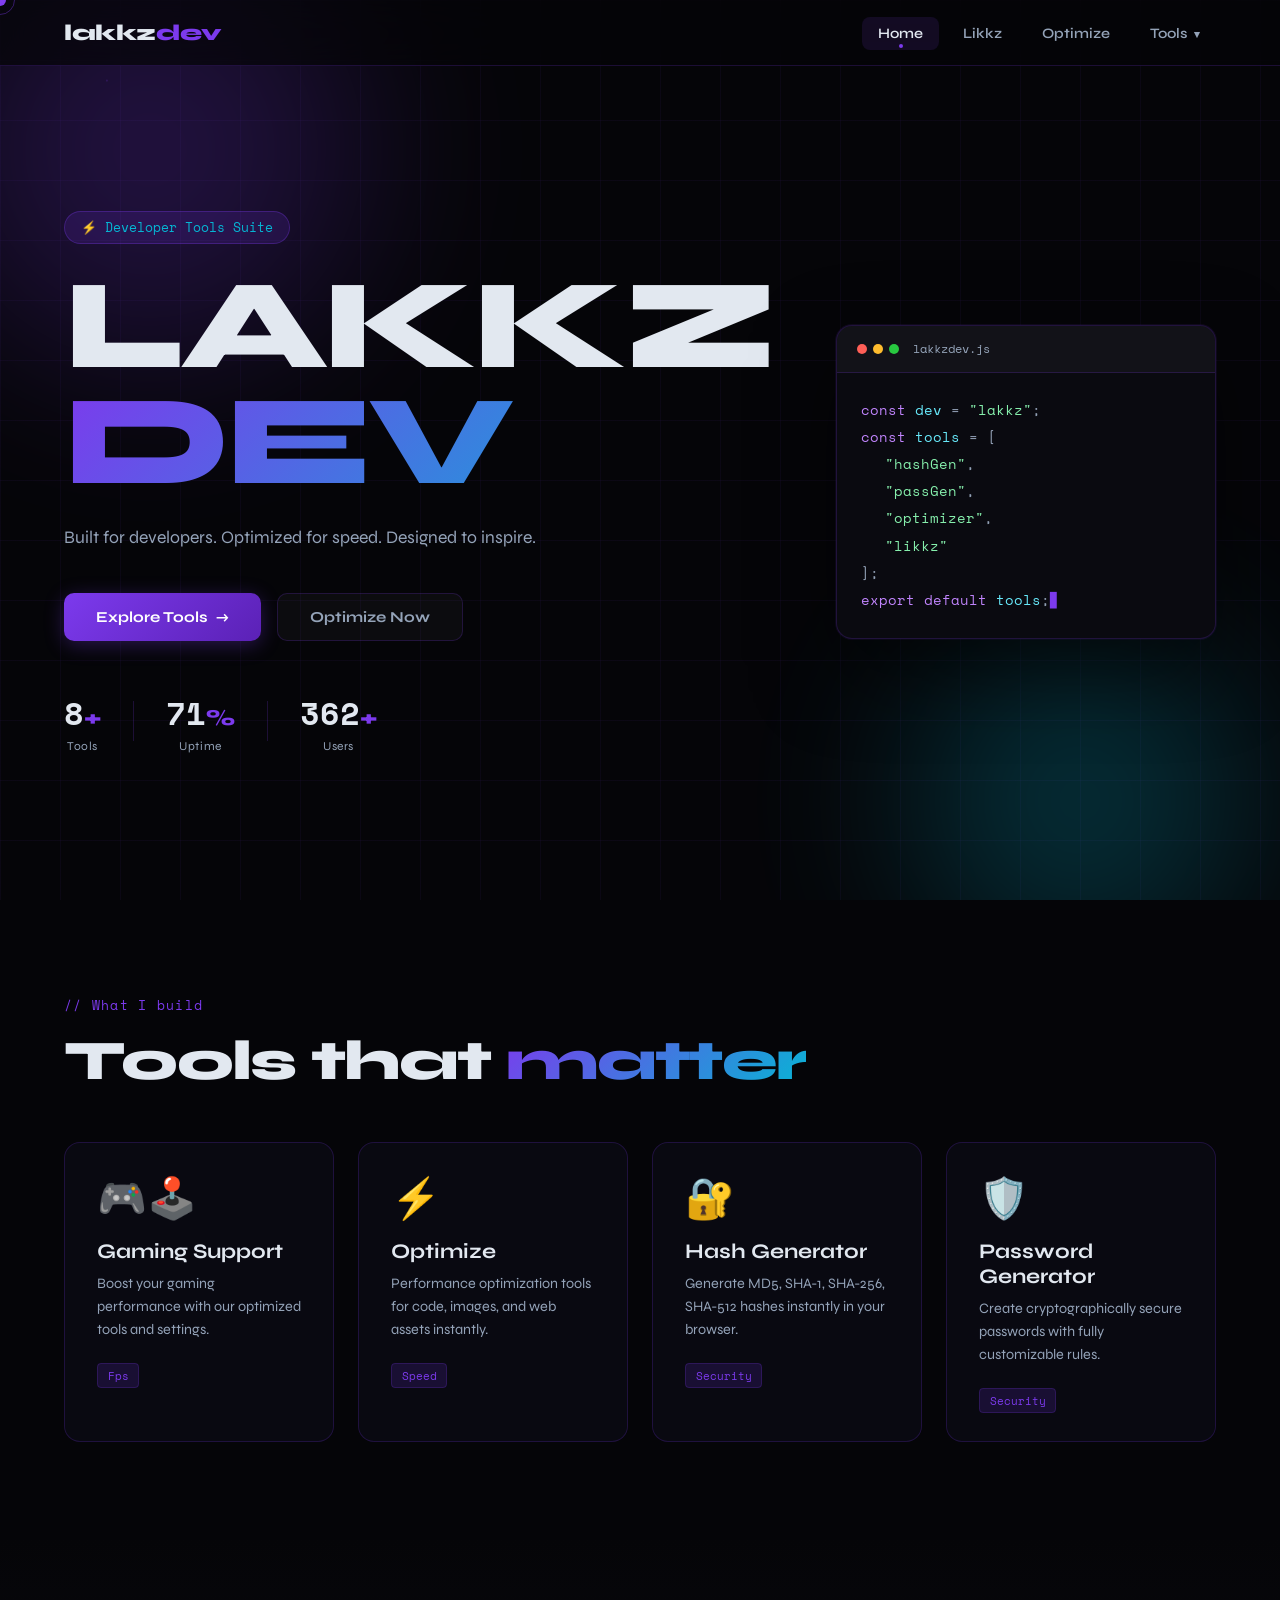
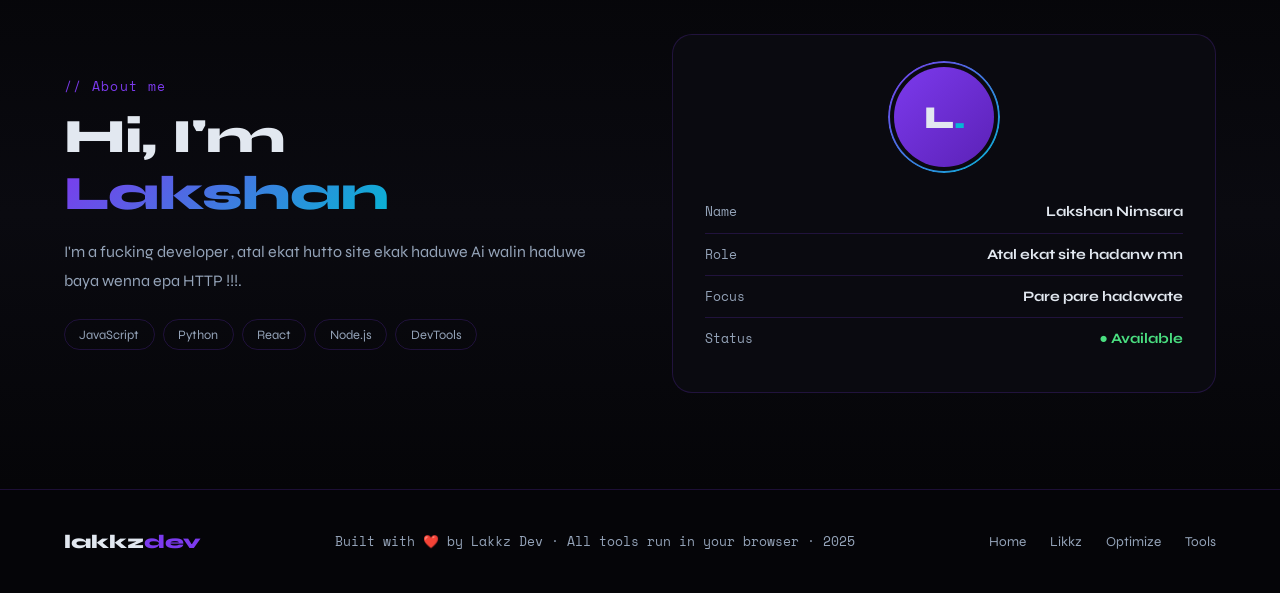
<file: index.html>
<!DOCTYPE html>
<html lang="en">
<head>
  <meta charset="UTF-8" />
  <meta name="viewport" content="width=device-width, initial-scale=1.0"/>
  <title>LakkzDev | Home</title>
  <link rel="stylesheet" href="style.css" />
  <link href="https://fonts.googleapis.com/css2?family=Space+Mono:wght@400;700&family=Syne:wght@400;600;700;800&display=swap" rel="stylesheet"/>
</head>
<body>

  <div class="loader" id="loader">
    <div class="loader-inner">
      <div class="loader-logo">L<span>.</span></div>
      <div class="loader-bar"><div class="loader-fill" id="loaderFill"></div></div>
      <div class="loader-text" id="loaderText">Initializing system...</div>
    </div>
  </div>

  <div class="cursor" id="cursor"></div>
  <div class="cursor-trail" id="cursorTrail"></div>

  <nav class="navbar" id="navbar">
    <a href="index.html" class="nav-logo">lakkz<span>dev</span></a>
    <ul class="nav-links" id="navLinks">
      <li><a href="index.html" class="nav-link active">Home</a></li>
      <li><a href="likkz.html" class="nav-link">Likkz</a></li>
      <li><a href="optimize.html" class="nav-link">Optimize</a></li>
      <li class="has-dropdown">
        <a href="tools.html" class="nav-link">Tools <span class="arrow">▾</span></a>
        <ul class="dropdown-menu">
          <li><a href="hash.html">🔐 Hash Generator</a></li>
          <li><a href="password.html">🛡️ Password Generator</a></li>
        </ul>
      </li>
    </ul>
    <button class="hamburger" id="hamburger" aria-label="Menu">
      <span></span><span></span><span></span>
    </button>
  </nav>

  <section class="hero">
    <div class="hero-bg">
      <div class="grid-overlay"></div>
      <div class="glow glow-1"></div>
      <div class="glow glow-2"></div>
      <canvas id="particleCanvas"></canvas>
    </div>
    <div class="hero-content">
      <div class="hero-badge reveal">⚡ Developer Tools Suite</div>
      <h1 class="hero-title reveal">
        <span class="line1">LAKKZ</span>
        <span class="line2">DEV</span>
      </h1>
      <p class="hero-sub reveal">Built for developers. Optimized for speed. Designed to inspire.</p>
      <div class="hero-btns reveal">
        <a href="tools.html" class="btn btn-primary">Explore Tools <span>→</span></a>
        <a href="optimize.html" class="btn btn-ghost">Optimize Now</a>
      </div>
      <div class="hero-stats reveal">
        <div class="stat"><span class="stat-num" data-target="12">0</span><span class="unit">+</span><p>Tools</p></div>
        <div class="stat-div"></div>
        <div class="stat"><span class="stat-num" data-target="99">0</span><span class="unit">%</span><p>Uptime</p></div>
        <div class="stat-div"></div>
        <div class="stat"><span class="stat-num" data-target="500">0</span><span class="unit">+</span><p>Users</p></div>
      </div>
    </div>
    <div class="hero-visual reveal">
      <div class="code-card">
        <div class="code-header">
          <span class="dot red"></span><span class="dot yellow"></span><span class="dot green"></span>
          <span class="code-fname">lakkzdev.js</span>
        </div>
        <div class="code-body">
          <div class="code-line"><span class="kw">const</span> <span class="vr">dev</span> <span class="op">=</span> <span class="st">"lakkz"</span><span class="op">;</span></div>
          <div class="code-line"><span class="kw">const</span> <span class="vr">tools</span> <span class="op">= [</span></div>
          <div class="code-line pad"><span class="st">"hashGen"</span><span class="op">,</span></div>
          <div class="code-line pad"><span class="st">"passGen"</span><span class="op">,</span></div>
          <div class="code-line pad"><span class="st">"optimizer"</span><span class="op">,</span></div>
          <div class="code-line pad"><span class="st">"likkz"</span></div>
          <div class="code-line"><span class="op">];</span></div>
          <div class="code-line"><span class="kw">export default</span> <span class="vr">tools</span><span class="op">;</span><span class="blink-cur">▋</span></div>
        </div>
      </div>
    </div>
  </section>

  <section class="features">
    <div class="section-label">// What I build</div>
    <h2 class="section-title">Tools that <span>matter</span></h2>
    <div class="features-grid">
      <a href="likkz.html" class="feature-card" style="--i:0">
        <div class="feature-icon">🎮🕹️</div>
        <h3>Gaming Support</h3>
        <p>Boost your gaming performance with our optimized tools and settings.</p>
        <span class="feature-tag">Fps</span>
        <div class="card-glow"></div>
      </a>
      <a href="optimize.html" class="feature-card" style="--i:1">
        <div class="feature-icon">⚡</div>
        <h3>Optimize</h3>
        <p>Performance optimization tools for code, images, and web assets instantly.</p>
        <span class="feature-tag">Speed</span>
        <div class="card-glow"></div>
      </a>
      <a href="hash.html" class="feature-card" style="--i:2">
        <div class="feature-icon">🔐</div>
        <h3>Hash Generator</h3>
        <p>Generate MD5, SHA-1, SHA-256, SHA-512 hashes instantly in your browser.</p>
        <span class="feature-tag">Security</span>
        <div class="card-glow"></div>
      </a>
      <a href="password.html" class="feature-card" style="--i:3">
        <div class="feature-icon">🛡️</div>
        <h3>Password Generator</h3>
        <p>Create cryptographically secure passwords with fully customizable rules.</p>
        <span class="feature-tag">Security</span>
        <div class="card-glow"></div>
      </a>
    </div>
  </section>

  <section class="about">
    <div class="about-inner">
      <div class="about-text">
        <div class="section-label">// About me</div>
        <h2>Hi, I'm <span>Lakshan </span></h2>
        <p>I'm a fucking developer , atal ekat hutto site ekak haduwe Ai walin haduwe baya wenna epa HTTP !!!.</p>
        <div class="about-tags">
          <span>JavaScript</span><span>Python</span><span>React</span><span>Node.js</span><span>DevTools</span>
        </div>
      </div>
      <div class="about-card">
        <div class="about-avatar">
          <div class="avatar-ring"></div>
          <div class="avatar-inner">L<span>.</span></div>
        </div>
        <div class="about-info">
          <div class="info-row"><span>Name</span><strong>Lakshan Nimsara</strong></div>
          <div class="info-row"><span>Role</span><strong>Atal ekat site hadanw mn</strong></div>
          <div class="info-row"><span>Focus</span><strong>Pare pare hadawate</strong></div>
          <div class="info-row"><span>Status</span><strong class="s-green">● Available</strong></div>
        </div>
      </div>
    </div>
  </section>

  <footer class="footer">
    <div class="footer-inner">
      <div class="footer-logo">lakkz<span>dev</span></div>
      <p>Built with ❤️ by Lakkz Dev · All tools run in your browser · 2025</p>
      <div class="footer-links">
        <a href="index.html">Home</a>
        <a href="likkz.html">Likkz</a>
        <a href="optimize.html">Optimize</a>
        <a href="tools.html">Tools</a>
      </div>
    </div>
  </footer>

  <script src="main.js"></script>
</body>
</html>
</file>
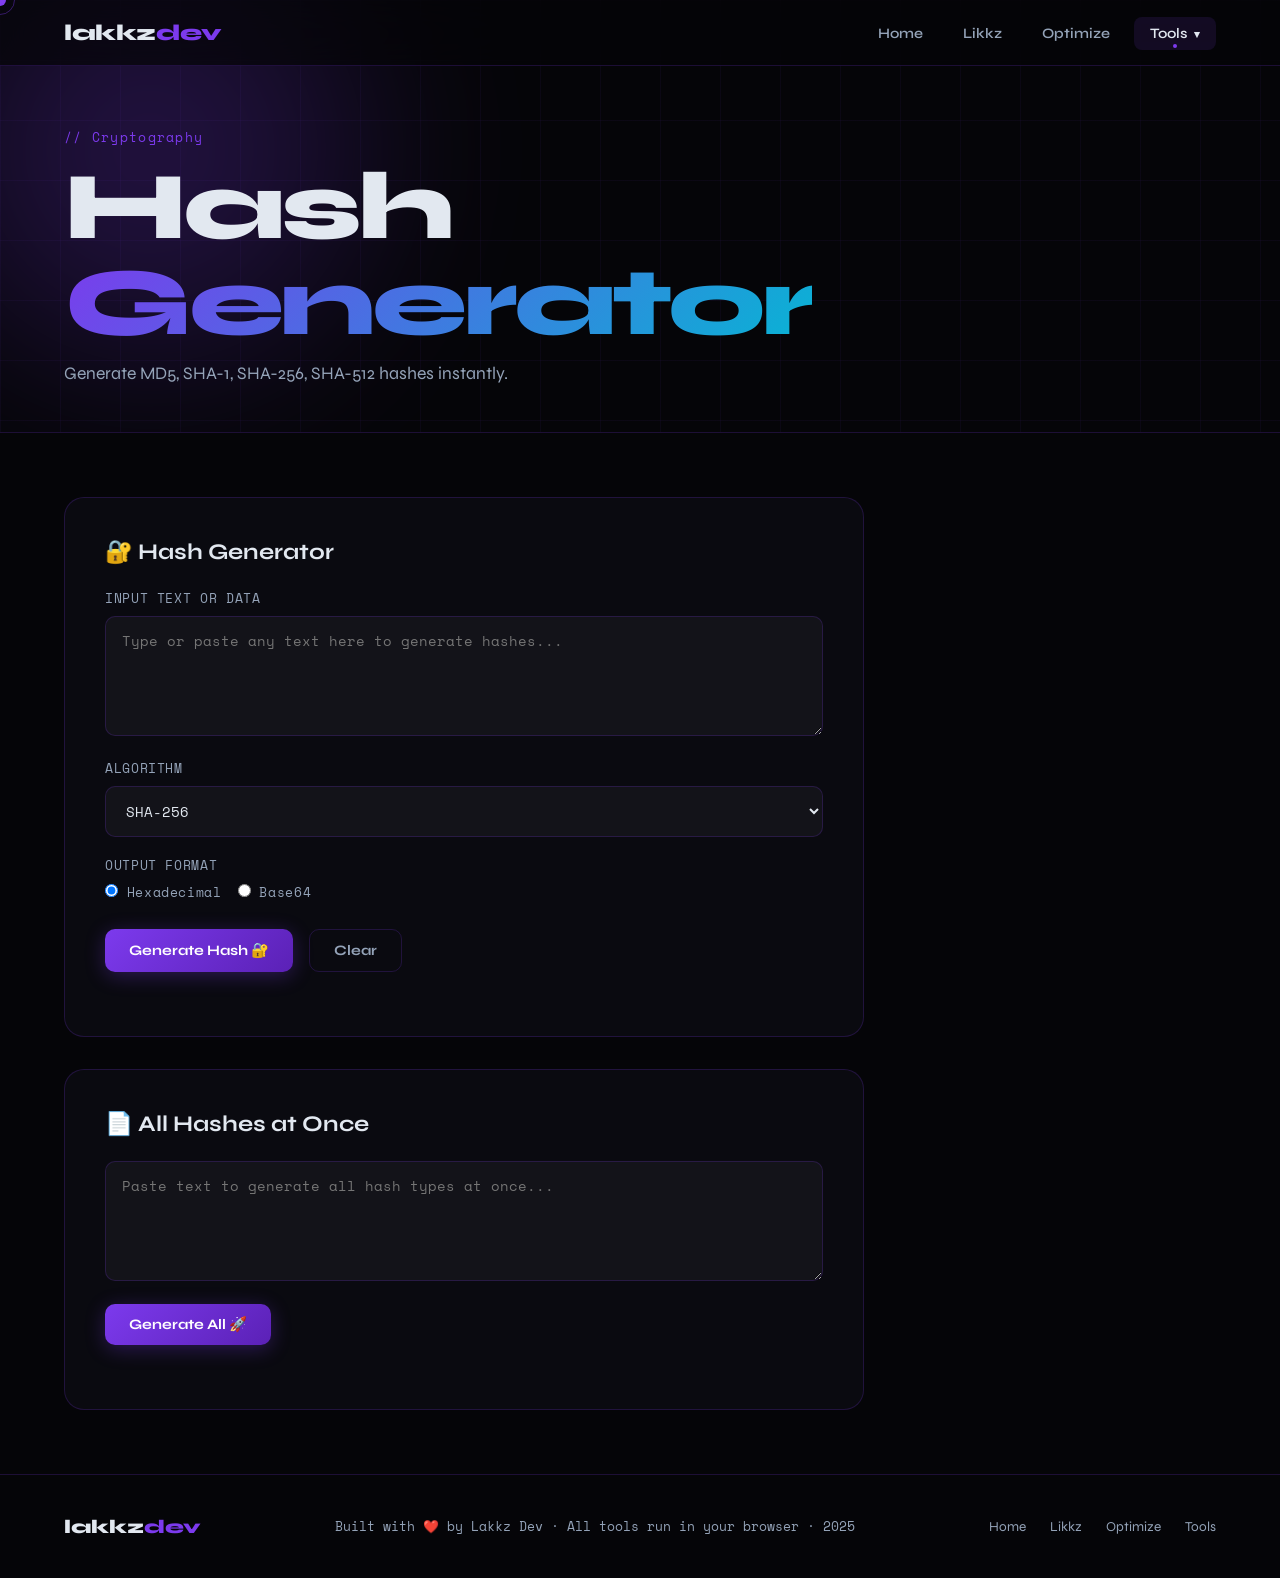
<file: hash.html>
<!DOCTYPE html>
<html lang="en">
<head>
  <meta charset="UTF-8"/>
  <meta name="viewport" content="width=device-width, initial-scale=1.0"/>
  <title>LakkzDev | Hash Generator</title>
  <link rel="stylesheet" href="style.css"/>
  <link href="https://fonts.googleapis.com/css2?family=Space+Mono:wght@400;700&family=Syne:wght@400;600;700;800&display=swap" rel="stylesheet"/>
</head>
<body>

  <div class="loader" id="loader">
    <div class="loader-inner">
      <div class="loader-logo">L<span>.</span></div>
      <div class="loader-bar"><div class="loader-fill" id="loaderFill"></div></div>
      <div class="loader-text" id="loaderText">Loading Hash Engine...</div>
    </div>
  </div>
  <div class="cursor" id="cursor"></div>
  <div class="cursor-trail" id="cursorTrail"></div>

  <nav class="navbar" id="navbar">
    <a href="index.html" class="nav-logo">lakkz<span>dev</span></a>
    <ul class="nav-links" id="navLinks">
      <li><a href="index.html" class="nav-link">Home</a></li>
      <li><a href="likkz.html" class="nav-link">Likkz</a></li>
      <li><a href="optimize.html" class="nav-link">Optimize</a></li>
      <li class="has-dropdown">
        <a href="tools.html" class="nav-link active">Tools <span class="arrow">▾</span></a>
        <ul class="dropdown-menu">
          <li><a href="hash.html">🔐 Hash Generator</a></li>
          <li><a href="password.html">🛡️ Password Generator</a></li>
        </ul>
      </li>
    </ul>
    <button class="hamburger" id="hamburger"><span></span><span></span><span></span></button>
  </nav>

  <div class="page-header">
    <div class="hero-bg">
      <div class="grid-overlay"></div>
      <div class="glow glow-1"></div>
    </div>
    <div class="page-header-content">
      <div class="section-label">// Cryptography</div>
      <h1>Hash <span>Generator</span></h1>
      <p>Generate MD5, SHA-1, SHA-256, SHA-512 hashes instantly.</p>
    </div>
  </div>

  <section class="tool-section">
    <div class="tool-box">
      <h2>🔐 Hash Generator</h2>
      <div class="input-group">
        <label>INPUT TEXT OR DATA</label>
        <textarea class="tool-textarea" id="hashInput" placeholder="Type or paste any text here to generate hashes..." oninput="autoHash()"></textarea>
      </div>
      <div class="input-group">
        <label>ALGORITHM</label>
        <select class="tool-select" id="hashAlgo">
          <option value="SHA-1">SHA-1</option>
          <option value="SHA-256" selected>SHA-256</option>
          <option value="SHA-384">SHA-384</option>
          <option value="SHA-512">SHA-512</option>
        </select>
      </div>
      <div class="input-group">
        <label>OUTPUT FORMAT</label>
        <div class="check-group">
          <label class="check-label">
            <input type="radio" name="fmt" value="hex" checked onchange="autoHash()"> Hexadecimal
          </label>
          <label class="check-label">
            <input type="radio" name="fmt" value="b64" onchange="autoHash()"> Base64
          </label>
        </div>
      </div>
      <div class="btn-row">
        <button class="tool-btn primary" onclick="generateHash()">Generate Hash 🔐</button>
        <button class="tool-btn ghost" onclick="clearHash()">Clear</button>
      </div>

      <div id="hashResults" style="margin-top:1.5rem"></div>
    </div>

    <div class="tool-box" style="margin-top:2rem">
      <h2>📄 All Hashes at Once</h2>
      <div class="input-group">
        <textarea class="tool-textarea" id="allHashInput" placeholder="Paste text to generate all hash types at once..."></textarea>
      </div>
      <button class="tool-btn primary" onclick="generateAllHashes()">Generate All 🚀</button>
      <div id="allHashResults" style="margin-top:1.5rem"></div>
    </div>
  </section>

  <footer class="footer">
    <div class="footer-inner">
      <div class="footer-logo">lakkz<span>dev</span></div>
      <p>Built with ❤️ by Lakkz Dev · All tools run in your browser · 2025</p>
      <div class="footer-links">
        <a href="index.html">Home</a><a href="likkz.html">Likkz</a>
        <a href="optimize.html">Optimize</a><a href="tools.html">Tools</a>
      </div>
    </div>
  </footer>

  <script src="main.js"></script>
  <script>
    async function hashText(text, algo) {
      const encoder = new TextEncoder();
      const data = encoder.encode(text);
      const hashBuffer = await crypto.subtle.digest(algo, data);
      const hashArray = Array.from(new Uint8Array(hashBuffer));
      return hashArray.map(b => b.toString(16).padStart(2, '0')).join('');
    }

    async function hashToBase64(text, algo) {
      const encoder = new TextEncoder();
      const data = encoder.encode(text);
      const hashBuffer = await crypto.subtle.digest(algo, data);
      const hashArray = Array.from(new Uint8Array(hashBuffer));
      return btoa(String.fromCharCode(...hashArray));
    }

    let autoTimer;
    function autoHash() { clearTimeout(autoTimer); autoTimer = setTimeout(generateHash, 300); }

    async function generateHash() {
      const text = document.getElementById('hashInput').value;
      const algo = document.getElementById('hashAlgo').value;
      const fmt = document.querySelector('input[name="fmt"]:checked').value;
      if (!text.trim()) { document.getElementById('hashResults').innerHTML = ''; return; }
      const result = fmt === 'hex' ? await hashText(text, algo) : await hashToBase64(text, algo);
      document.getElementById('hashResults').innerHTML = `
        <div class="result-box">
          <div class="result-label">${algo} (${fmt === 'hex' ? 'Hex' : 'Base64'})</div>
          <div class="result-value" id="singleHash" style="font-size:0.8rem;word-break:break-all">${result}</div>
          <button class="copy-btn" onclick="copyEl('singleHash')">Copy</button>
        </div>
        <div style="margin-top:0.75rem;font-family:var(--font-mono);font-size:0.75rem;color:var(--text2)">
          Length: ${result.length} chars · Input: ${text.length} chars
        </div>
      `;
    }

    async function generateAllHashes() {
      const text = document.getElementById('allHashInput').value;
      if (!text.trim()) { alert('Please enter some text'); return; }
      const algos = ['SHA-1', 'SHA-256', 'SHA-384', 'SHA-512'];
      const results = await Promise.all(algos.map(a => hashText(text, a)));
      document.getElementById('allHashResults').innerHTML = algos.map((a, i) => `
        <div class="result-box" style="margin-bottom:0.75rem">
          <div class="result-label">${a}</div>
          <div class="result-value" id="hash_${i}" style="font-size:0.75rem;word-break:break-all">${results[i]}</div>
          <button class="copy-btn" onclick="copyEl('hash_${i}')">Copy</button>
        </div>
      `).join('');
    }

    function clearHash() {
      document.getElementById('hashInput').value = '';
      document.getElementById('hashResults').innerHTML = '';
    }

    function copyEl(id) {
      navigator.clipboard.writeText(document.getElementById(id).textContent);
      const btn = event.target;
      btn.textContent = '✓ Copied!';
      setTimeout(() => btn.textContent = 'Copy', 1500);
    }
  </script>
</body>
</html>
</file>
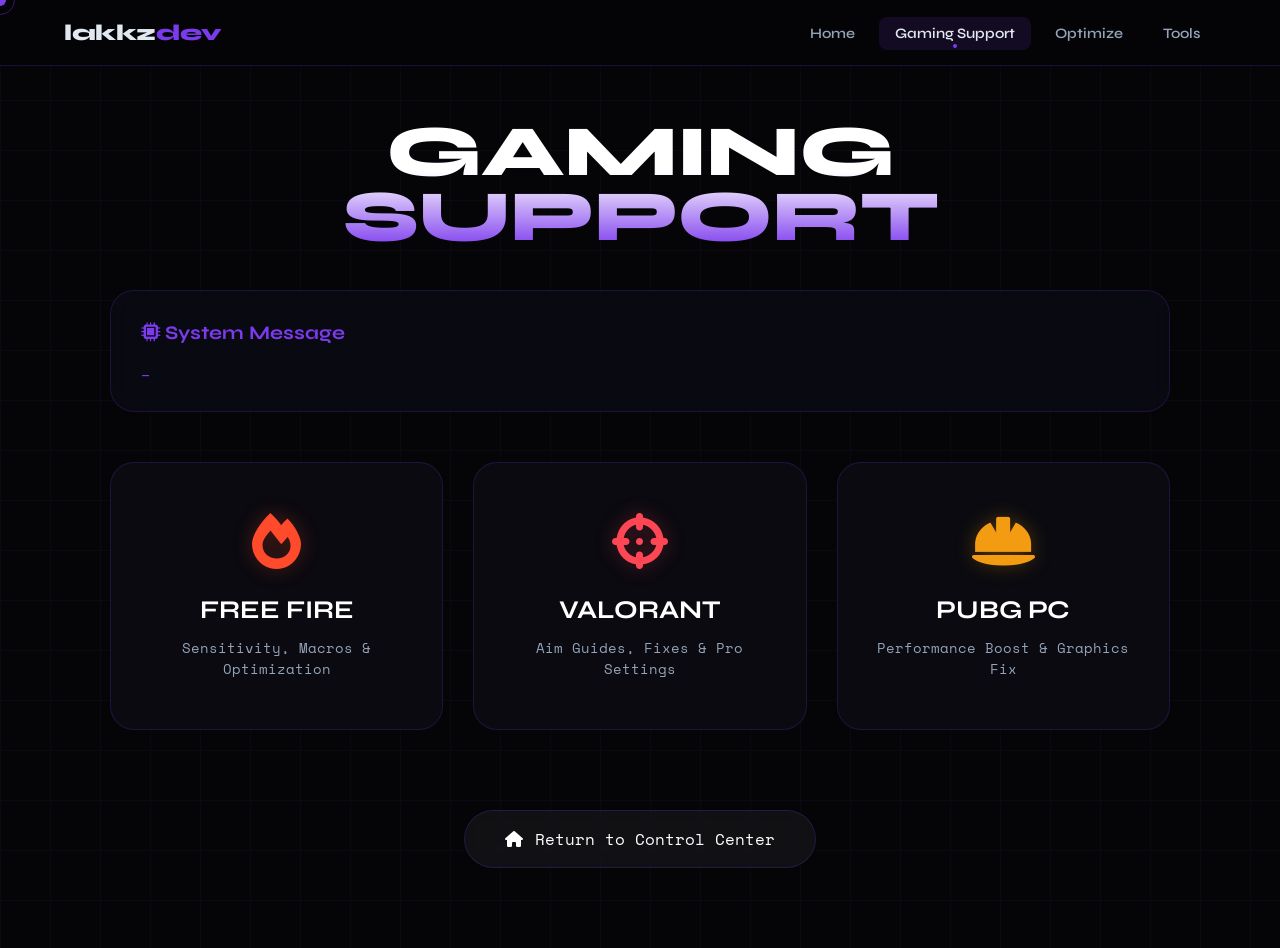
<file: likkz.html>
<!DOCTYPE html>
<html lang="en">
<head>
  <meta charset="UTF-8"/>
  <meta name="viewport" content="width=device-width, initial-scale=1.0"/>
  <title>LakkzDev | Gaming Support</title>
  <link rel="stylesheet" href="style.css"/>
  <link href="https://fonts.googleapis.com/css2?family=Space+Mono:wght@400;700&family=Syne:wght@400;600;700;800&display=swap" rel="stylesheet"/>
  <link rel="stylesheet" href="https://cdnjs.cloudflare.com/ajax/libs/font-awesome/6.0.0/css/all.min.css">
  <style>
    /* Full Page Background with Grid */
    body {
      background: var(--bg);
      background-image: 
        linear-gradient(rgba(124, 58, 237, 0.05) 1px, transparent 1px),
        linear-gradient(90deg, rgba(124, 58, 237, 0.05) 1px, transparent 1px);
      background-size: 50px 50px;
      min-height: 100vh;
      display: flex;
      flex-direction: column;
    }

    .gaming-content {
      flex: 1;
      max-width: 1100px;
      margin: 0 auto;
      padding: 120px 20px 80px;
      width: 100%;
      display: flex;
      flex-direction: column;
      align-items: center;
    }

    .hero-title {
      font-family: var(--font-display);
      font-size: clamp(2.5rem, 8vw, 4.5rem);
      font-weight: 800;
      text-transform: uppercase;
      background: linear-gradient(to bottom, #fff 40%, var(--accent));
      -webkit-background-clip: text;
      -webkit-text-fill-color: transparent;
      letter-spacing: -1px;
      margin-bottom: 40px;
      text-align: center;
    }

    /* Introduction Typing Box */
    .intro-box {
      width: 100%;
      background: var(--card);
      border: 1px solid var(--border);
      padding: 30px;
      border-radius: 24px;
      backdrop-filter: blur(12px);
      margin-bottom: 50px;
      min-height: 120px;
    }

    .intro-box h3 {
      font-family: var(--font-display);
      color: var(--accent);
      margin-bottom: 12px;
      font-size: 1.2rem;
    }

    #typing-text {
      font-family: var(--font-mono);
      color: var(--text2);
      line-height: 1.7;
      font-size: 0.95rem;
      margin: 0;
    }

    #typing-text::after {
      content: '_';
      animation: blink 0.8s infinite;
      color: var(--accent);
    }

    @keyframes blink { 50% { opacity: 0; } }

    /* Game Selection Grid */
    .game-grid {
      display: grid;
      grid-template-columns: repeat(auto-fit, minmax(300px, 1fr));
      gap: 30px;
      width: 100%;
    }

    .game-card {
      background: var(--bg2);
      border: 1px solid var(--border);
      border-radius: 24px;
      padding: 50px 30px;
      text-align: center;
      text-decoration: none;
      transition: all 0.4s cubic-bezier(0.175, 0.885, 0.32, 1.275);
      position: relative;
      overflow: hidden;
    }

    .game-card:hover {
      transform: translateY(-12px);
      border-color: var(--accent);
      box-shadow: 0 20px 40px rgba(0,0,0,0.4);
    }

    .game-card i {
      font-size: 3.5rem;
      margin-bottom: 25px;
      display: block;
    }

    /* Game Theme Colors */
    .fa-fire { color: #ff4b2b; text-shadow: 0 0 20px rgba(255, 75, 43, 0.3); }
    .fa-crosshairs { color: #ff4655; text-shadow: 0 0 20px rgba(255, 70, 85, 0.3); }
    .fa-helmet-safety { color: #f39c12; text-shadow: 0 0 20px rgba(243, 156, 18, 0.3); }

    .game-card h3 {
      font-family: var(--font-display);
      font-size: 1.6rem;
      color: #fff;
      margin-bottom: 12px;
    }

    .game-card p {
      font-family: var(--font-mono);
      color: var(--text2);
      font-size: 0.9rem;
    }

    /* Home Button Floating */
    .home-nav {
      margin-top: 80px;
      animation: floatBtn 3s ease-in-out infinite;
    }

    .btn-home-gaming {
      background: rgba(255, 255, 255, 0.05);
      border: 1px solid var(--border);
      color: #fff;
      padding: 16px 40px;
      border-radius: 50px;
      font-family: var(--font-mono);
      display: flex;
      align-items: center;
      gap: 12px;
      transition: 0.4s;
      backdrop-filter: blur(8px);
    }

    .btn-home-gaming:hover {
      background: var(--accent);
      border-color: var(--accent);
      box-shadow: 0 0 30px rgba(124, 58, 237, 0.4);
      transform: scale(1.05);
    }

    @keyframes floatBtn {
      0%, 100% { transform: translateY(0); }
      50% { transform: translateY(-12px); }
    }
  </style>
</head>
<body>

  <div class="loader" id="loader">
    <div class="loader-inner">
      <div class="loader-logo">L<span>.</span></div>
      <div class="loader-bar"><div class="loader-fill" id="loaderFill"></div></div>
      <div class="loader-text" id="loaderText">Initializing Gaming Engine...</div>
    </div>
  </div>

  <div class="cursor" id="cursor"></div>
  <div class="cursor-trail" id="cursorTrail"></div>

  <nav class="navbar" id="navbar">
    <a href="index.html" class="nav-logo">lakkz<span>dev</span></a>
    <ul class="nav-links">
      <li><a href="index.html" class="nav-link">Home</a></li>
      <li><a href="likkz.html" class="nav-link active">Gaming Support</a></li>
      <li><a href="optimize.html" class="nav-link">Optimize</a></li>
      <li><a href="tools.html" class="nav-link">Tools</a></li>
    </ul>
  </nav>

  <main class="gaming-content">
    <header class="reveal">
      <h1 class="hero-title">GAMING SUPPORT</h1>
    </header>

    <section class="intro-box reveal">
      <h3><i class="fas fa-microchip"></i> System Message</h3>
      <p id="typing-text"></p>
    </section>

    <div class="game-grid">
      <a href="games\freefire.html" class="game-card reveal">
        <i class="fas fa-fire"></i>
        <h3>FREE FIRE</h3>
        <p>Sensitivity, Macros & Optimization</p>
      </a>

      <a href="games\valorant.html" class="game-card reveal" style="transition-delay: 0.1s;">
        <i class="fas fa-crosshairs"></i>
        <h3>VALORANT</h3>
        <p>Aim Guides, Fixes & Pro Settings</p>
      </a>

      <a href="games\pubg.html" class="game-card reveal" style="transition-delay: 0.2s;">
        <i class="fas fa-helmet-safety"></i>
        <h3>PUBG PC</h3>
        <p>Performance Boost & Graphics Fix</p>
      </a>
    </div>

    <div class="home-nav reveal">
      <a href="index.html" class="btn-home-gaming">
        <i class="fas fa-house"></i>
        <span>Return to Control Center</span>
      </a>
    </div>
  </main>

  <script src="main.js"></script>
  <script>
    // Typing Effect
    const introText = "Welcome to the LakkzDev Gaming Support module. Select your game to access exclusive optimization tools, sensitivity settings, and performance guides designed to give you the competitive edge.";
    const typingElement = document.getElementById('typing-text');
    let index = 0;

    function startTyping() {
      if (index < introText.length) {
        typingElement.innerHTML += introText.charAt(index);
        index++;
        setTimeout(startTyping, 25);
      }
    }

    // Wait for loader to finish
    window.addEventListener('load', () => {
      const checkLoader = setInterval(() => {
        const loader = document.getElementById('loader');
        if (loader && loader.classList.contains('hide')) {
          clearInterval(checkLoader);
          setTimeout(startTyping, 600);
        }
      }, 100);
    });
  </script>
</body>
</html>
</file>
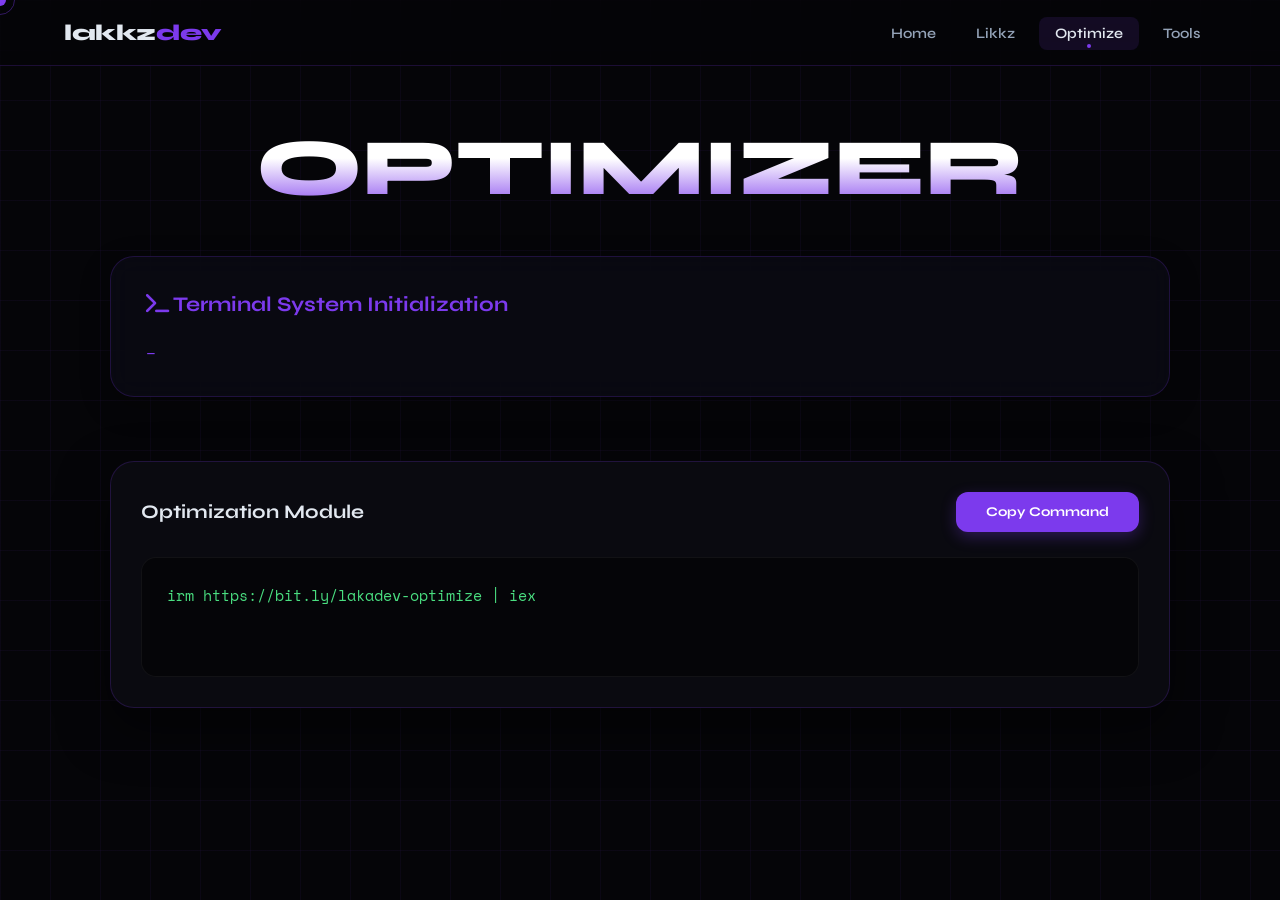
<file: optimize.html>
<!DOCTYPE html>
<html lang="en">
<head>
  <meta charset="UTF-8"/>
  <meta name="viewport" content="width=device-width, initial-scale=1.0"/>
  <title>LakkzDev | Optimizer Pro</title>
  <link rel="stylesheet" href="style.css"/>
  <link href="https://fonts.googleapis.com/css2?family=Space+Mono:wght@400;700&family=Syne:wght@400;600;700;800&display=swap" rel="stylesheet"/>
  <link rel="stylesheet" href="https://cdnjs.cloudflare.com/ajax/libs/font-awesome/6.0.0/css/all.min.css">
  <style>
    :root {
      --accent-glow: rgba(124, 58, 237, 0.5);
    }

    body {
      background: var(--bg);
      background-image: 
        linear-gradient(rgba(124, 58, 237, 0.05) 1px, transparent 1px),
        linear-gradient(90deg, rgba(124, 58, 237, 0.05) 1px, transparent 1px);
      background-size: 50px 50px;
      min-height: 100vh;
      display: flex;
      flex-direction: column;
    }

    /* Hero Section */
    .opt-content {
      flex: 1;
      width: 100%;
      max-width: 1100px;
      margin: 0 auto;
      padding: 120px 20px 60px;
      display: flex;
      flex-direction: column;
      align-items: center;
    }

    .opt-hero h1 {
      font-family: var(--font-display);
      font-size: clamp(3rem, 10vw, 5rem);
      font-weight: 800;
      text-transform: uppercase;
      background: linear-gradient(to bottom, #fff 40%, var(--accent));
      -webkit-background-clip: text;
      -webkit-text-fill-color: transparent;
      margin-bottom: 40px;
      text-align: center;
    }

    /* Introduction Section */
    .intro-box {
      width: 100%;
      background: var(--card);
      border: 1px solid var(--border);
      border-radius: 24px;
      padding: 35px;
      margin-bottom: 40px;
      backdrop-filter: blur(12px);
      box-shadow: 0 10px 30px rgba(0,0,0,0.3);
      position: relative;
      overflow: hidden;
    }

    .intro-box h3 {
      font-family: var(--font-display);
      color: var(--accent);
      font-size: 1.3rem;
      margin-bottom: 15px;
    }

    #typing-text {
      font-family: var(--font-mono);
      color: var(--text2);
      line-height: 1.8;
      font-size: 1rem;
      margin: 0;
    }

    /* Result Section */
    .result-box {
      width: 100%;
      background: var(--bg2);
      border: 1px solid var(--border);
      border-radius: 24px;
      padding: 30px;
      box-shadow: 0 20px 50px rgba(0,0,0,0.5);
    }

    .result-header {
      display: flex;
      justify-content: space-between;
      align-items: center;
      margin-bottom: 25px;
    }

    .copy-btn-v4 {
      background: var(--accent);
      color: white;
      border: none;
      padding: 12px 30px;
      border-radius: 12px;
      font-family: var(--font-display);
      font-weight: 700;
      cursor: pointer;
      transition: all 0.4s cubic-bezier(0.175, 0.885, 0.32, 1.275);
      box-shadow: 0 5px 15px rgba(124, 58, 237, 0.3);
    }

    .copy-btn-v4:hover {
      transform: scale(1.05) translateY(-3px);
      box-shadow: 0 10px 25px rgba(124, 58, 237, 0.5);
    }

    .code-area {
      background: #050508;
      border: 1px solid rgba(255,255,255,0.05);
      border-radius: 15px;
      padding: 25px;
      height: auto;
      min-height: 120px;
    }

    #optimizedOutput {
      font-family: var(--font-mono);
      color: #4ade80;
      font-size: 15px;
      line-height: 1.7;
      margin: 0;
      white-space: pre-wrap;
    }

    /* Home Button Animation */
    .home-nav {
      margin-top: 50px;
      animation: float 3s ease-in-out infinite;
    }

    .btn-home-v4 {
      background: rgba(255, 255, 255, 0.05);
      border: 1px solid var(--border);
      color: #fff;
      padding: 15px 35px;
      border-radius: 50px;
      font-family: var(--font-mono);
      display: flex;
      align-items: center;
      gap: 12px;
      transition: 0.4s;
      backdrop-filter: blur(5px);
    }

    .btn-home-v4:hover {
      background: var(--accent);
      border-color: var(--accent);
      box-shadow: 0 0 20px var(--accent-glow);
      transform: translateX(-5px);
    }

    @keyframes float {
      0%, 100% { transform: translateY(0); }
      50% { transform: translateY(-10px); }
    }

    /* PowerShell Cursor */
    #typing-text::after {
      content: '_';
      animation: blink 0.8s infinite;
      color: var(--accent);
    }
    @keyframes blink { 50% { opacity: 0; } }

  </style>
</head>
<body>

  <div class="loader" id="loader">
    <div class="loader-inner">
      <div class="loader-logo">L<span>.</span></div>
      <div class="loader-bar"><div class="loader-fill" id="loaderFill"></div></div>
      <div class="loader-text" id="loaderText">Deploying Optimizer...</div>
    </div>
  </div>

  <div class="cursor" id="cursor"></div>
  <div class="cursor-trail" id="cursorTrail"></div>

  <nav class="navbar" id="navbar">
    <a href="index.html" class="nav-logo">lakkz<span>dev</span></a>
    <ul class="nav-links">
      <li><a href="index.html" class="nav-link">Home</a></li>
      <li><a href="likkz.html" class="nav-link">Likkz</a></li>
      <li><a href="optimize.html" class="nav-link active">Optimize</a></li>
      <li><a href="tools.html" class="nav-link">Tools</a></li>
    </ul>
  </nav>

  <main class="opt-content">
    <header class="opt-hero reveal">
      <h1>OPTIMIZER</h1>
    </header>

    <section class="intro-box reveal">
      <h3><i class="fas fa-terminal"></i> Terminal System Initialization</h3>
      <p id="typing-text"></p>
    </section>

    <section class="result-box reveal">
      <div class="result-header">
        <h2 style="font-family: var(--font-display); font-size: 1.2rem;">Optimization Module</h2>
        <button class="copy-btn-v4" id="copyBtn" onclick="copyCode()">Copy Command</button>
      </div>
      
      <div class="code-area">
        <pre id="optimizedOutput">
irm https://bit.ly/lakadev-optimize | iex</pre>
      </div>
    </section>

    <div class="home-nav reveal">
      <a href="index.html" class="btn-home-v4">
        <i class="fas fa-house"></i> Back to Control Center
      </a>
    </div>
  </main>

  <script src="main.js"></script>
  <script>
    // Typing Effect Logic
    const introStr = "Boost your system performance instantly with this module. Just copy the command below and paste it into PowerShell (Run as Administrator). Hit enter to launch the LAKSHAN Dev Optimizer and optimize your PC.";
    const typingBox = document.getElementById('typing-text');
    let i = 0;

    function startTyping() {
      if (i < introStr.length) {
        typingBox.innerHTML += introStr.charAt(i);
        i++;
        setTimeout(startTyping, 25);
      }
    }

    // Loader එක ඉවර වුණාම ලෝඩර් එක අයින් කරලා ටයිපින් පටන් ගන්න
    window.addEventListener('load', () => {
      const checkLoader = setInterval(() => {
        const loader = document.getElementById('loader');
        if (loader.classList.contains('hide')) {
          clearInterval(checkLoader);
          setTimeout(startTyping, 500);
        }
      }, 100);
    });

    function copyCode() {
      const text = document.getElementById('optimizedOutput').textContent;
      const btn = document.getElementById('copyBtn');
      navigator.clipboard.writeText(text).then(() => {
        btn.innerHTML = '✓ Copied!';
        btn.style.background = '#4ade80';
        setTimeout(() => {
          btn.innerHTML = 'Copy Command';
          btn.style.background = 'var(--accent)';
        }, 2000);
      });
    }
  </script>
</body>
</html>
</file>
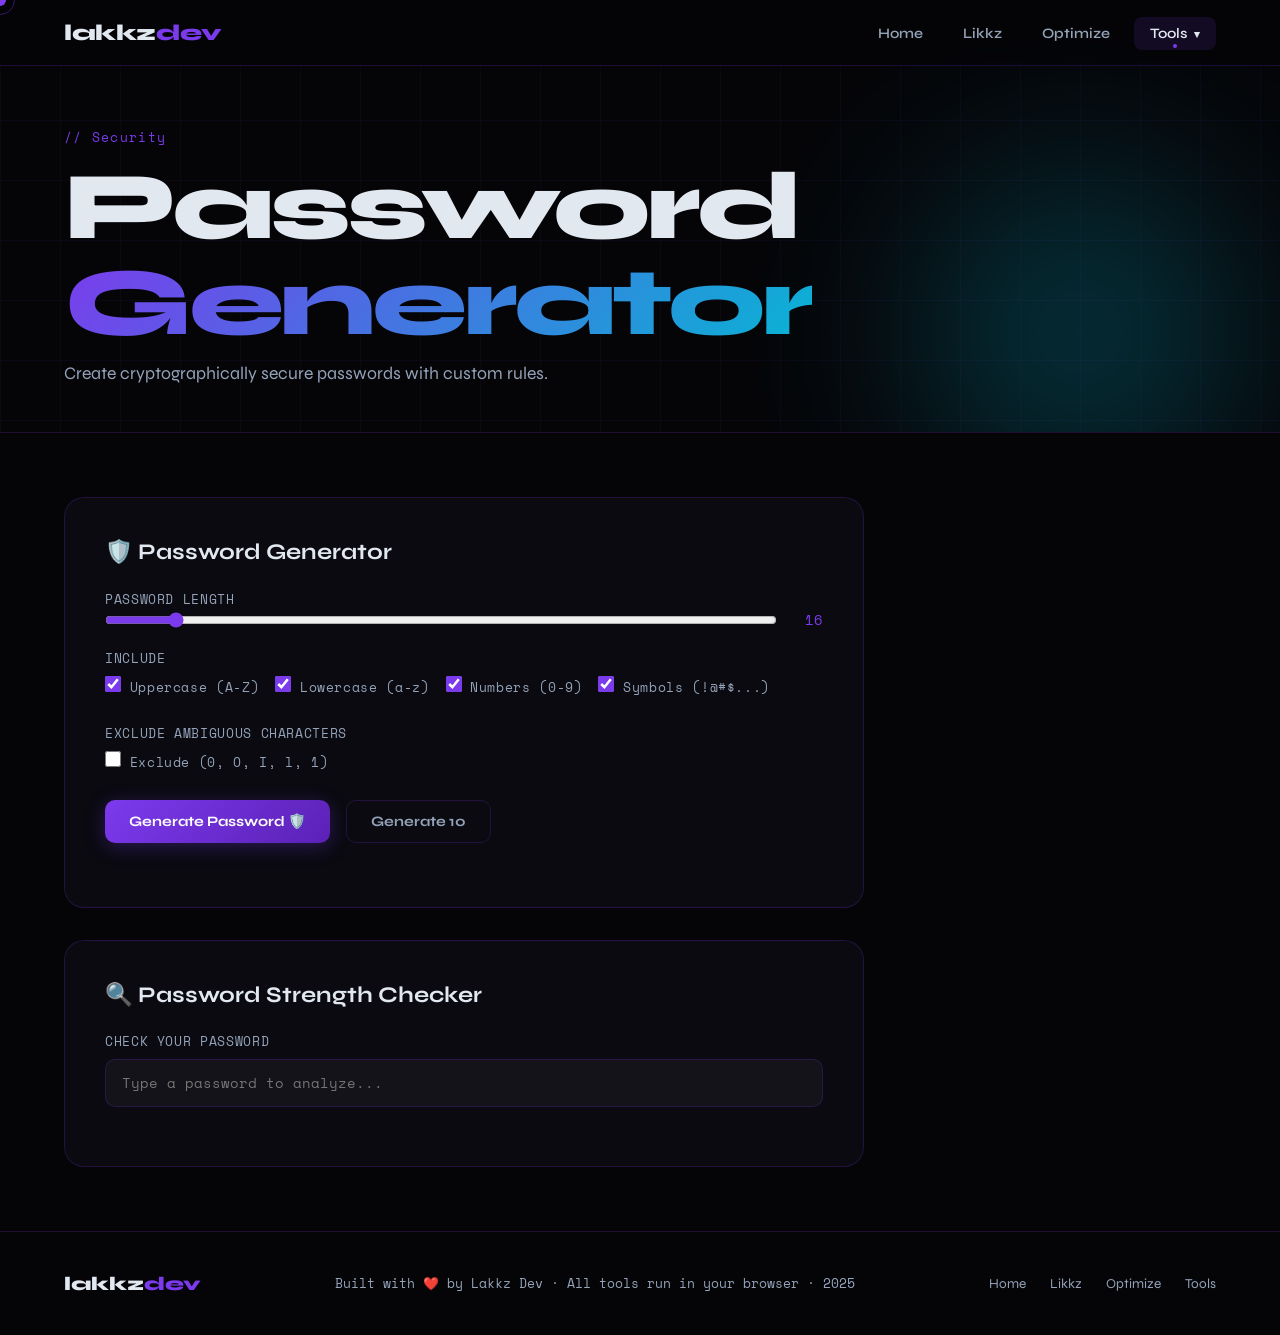
<file: password.html>
<!DOCTYPE html>
<html lang="en">
<head>
  <meta charset="UTF-8"/>
  <meta name="viewport" content="width=device-width, initial-scale=1.0"/>
  <title>LakkzDev | Password Generator</title>
  <link rel="stylesheet" href="style.css"/>
  <link href="https://fonts.googleapis.com/css2?family=Space+Mono:wght@400;700&family=Syne:wght@400;600;700;800&display=swap" rel="stylesheet"/>
</head>
<body>

  <div class="loader" id="loader">
    <div class="loader-inner">
      <div class="loader-logo">L<span>.</span></div>
      <div class="loader-bar"><div class="loader-fill" id="loaderFill"></div></div>
      <div class="loader-text" id="loaderText">Loading Password Engine...</div>
    </div>
  </div>
  <div class="cursor" id="cursor"></div>
  <div class="cursor-trail" id="cursorTrail"></div>

  <nav class="navbar" id="navbar">
    <a href="index.html" class="nav-logo">lakkz<span>dev</span></a>
    <ul class="nav-links" id="navLinks">
      <li><a href="index.html" class="nav-link">Home</a></li>
      <li><a href="likkz.html" class="nav-link">Likkz</a></li>
      <li><a href="optimize.html" class="nav-link">Optimize</a></li>
      <li class="has-dropdown">
        <a href="tools.html" class="nav-link active">Tools <span class="arrow">▾</span></a>
        <ul class="dropdown-menu">
          <li><a href="hash.html">🔐 Hash Generator</a></li>
          <li><a href="password.html">🛡️ Password Generator</a></li>
        </ul>
      </li>
    </ul>
    <button class="hamburger" id="hamburger"><span></span><span></span><span></span></button>
  </nav>

  <div class="page-header">
    <div class="hero-bg">
      <div class="grid-overlay"></div>
      <div class="glow glow-2"></div>
    </div>
    <div class="page-header-content">
      <div class="section-label">// Security</div>
      <h1>Password <span>Generator</span></h1>
      <p>Create cryptographically secure passwords with custom rules.</p>
    </div>
  </div>

  <section class="tool-section">
    <div class="tool-box">
      <h2>🛡️ Password Generator</h2>

      <div class="range-group">
        <label class="input-group" style="margin-bottom:0.5rem">
          <span style="font-family:var(--font-mono);font-size:0.8rem;color:var(--text2);letter-spacing:0.05em">PASSWORD LENGTH</span>
        </label>
        <div class="range-row">
          <input class="tool-range" type="range" id="pwLen" min="4" max="128" value="16" oninput="updateLen()"/>
          <span class="range-val" id="lenVal">16</span>
        </div>
      </div>

      <div class="input-group">
        <label>INCLUDE</label>
        <div class="check-group">
          <label class="check-label"><input type="checkbox" id="chkUpper" checked> Uppercase (A-Z)</label>
          <label class="check-label"><input type="checkbox" id="chkLower" checked> Lowercase (a-z)</label>
          <label class="check-label"><input type="checkbox" id="chkNum" checked> Numbers (0-9)</label>
          <label class="check-label"><input type="checkbox" id="chkSym" checked> Symbols (!@#$...)</label>
        </div>
      </div>

      <div class="input-group">
        <label>EXCLUDE AMBIGUOUS CHARACTERS</label>
        <div class="check-group">
          <label class="check-label"><input type="checkbox" id="chkAmbi"> Exclude (0, O, I, l, 1)</label>
        </div>
      </div>

      <div class="btn-row">
        <button class="tool-btn primary" onclick="generatePassword()">Generate Password 🛡️</button>
        <button class="tool-btn ghost" onclick="generateBulk()">Generate 10</button>
      </div>

      <div class="result-box" id="pwResult" style="display:none">
        <div class="result-label">YOUR PASSWORD</div>
        <div class="result-value" id="pwOutput" style="font-size:1.1rem;letter-spacing:0.05em"></div>
        <button class="copy-btn" onclick="copyPw()">Copy</button>
      </div>
      <div id="strengthSection" style="display:none;margin-top:0.75rem">
        <div class="strength-bar"><div class="strength-fill" id="strengthFill"></div></div>
        <div class="strength-text" id="strengthText"></div>
      </div>

      <div id="bulkResult" style="margin-top:1.5rem"></div>
    </div>

    <div class="tool-box" style="margin-top:2rem">
      <h2>🔍 Password Strength Checker</h2>
      <div class="input-group">
        <label>CHECK YOUR PASSWORD</label>
        <input class="tool-input" id="checkInput" type="text" placeholder="Type a password to analyze..." oninput="checkStrength()"/>
      </div>
      <div id="checkResult" style="margin-top:1rem;display:none">
        <div class="strength-bar"><div class="strength-fill" id="checkFill"></div></div>
        <div class="strength-text" id="checkText"></div>
        <div id="checkDetails" style="margin-top:1rem;display:grid;grid-template-columns:repeat(2,1fr);gap:0.5rem;font-family:var(--font-mono);font-size:0.8rem"></div>
      </div>
    </div>
  </section>

  <footer class="footer">
    <div class="footer-inner">
      <div class="footer-logo">lakkz<span>dev</span></div>
      <p>Built with ❤️ by Lakkz Dev · All tools run in your browser · 2025</p>
      <div class="footer-links">
        <a href="index.html">Home</a><a href="likkz.html">Likkz</a>
        <a href="optimize.html">Optimize</a><a href="tools.html">Tools</a>
      </div>
    </div>
  </footer>

  <script src="main.js"></script>
  <script>
    function updateLen() {
      document.getElementById('lenVal').textContent = document.getElementById('pwLen').value;
    }

    function buildCharset() {
      let c = '';
      const ambi = document.getElementById('chkAmbi').checked ? 'O0Il1' : '';
      if (document.getElementById('chkUpper').checked) c += 'ABCDEFGHIJKLMNOPQRSTUVWXYZ'.replace(new RegExp(`[${ambi}]`, 'g'), '');
      if (document.getElementById('chkLower').checked) c += 'abcdefghijklmnopqrstuvwxyz'.replace(new RegExp(`[${ambi}]`, 'g'), '');
      if (document.getElementById('chkNum').checked) c += '0123456789'.replace(new RegExp(`[${ambi}]`, 'g'), '');
      if (document.getElementById('chkSym').checked) c += '!@#$%^&*()-_=+[]{}|;:,.<>?';
      return c;
    }

    function generatePw(len, charset) {
      if (!charset) return '⚠️ Select at least one character type';
      const arr = new Uint32Array(len);
      crypto.getRandomValues(arr);
      return Array.from(arr, n => charset[n % charset.length]).join('');
    }

    function getStrength(pw) {
      let score = 0;
      if (pw.length >= 8) score++;
      if (pw.length >= 12) score++;
      if (pw.length >= 20) score++;
      if (/[A-Z]/.test(pw)) score++;
      if (/[a-z]/.test(pw)) score++;
      if (/[0-9]/.test(pw)) score++;
      if (/[^A-Za-z0-9]/.test(pw)) score++;
      const levels = [
        { label: 'Very Weak', color: '#ef4444', pct: 15 },
        { label: 'Weak', color: '#f97316', pct: 30 },
        { label: 'Fair', color: '#eab308', pct: 50 },
        { label: 'Good', color: '#84cc16', pct: 70 },
        { label: 'Strong', color: '#22c55e', pct: 85 },
        { label: 'Very Strong', color: '#10b981', pct: 100 },
        { label: 'Excellent', color: '#06b6d4', pct: 100 },
      ];
      return levels[Math.min(score, levels.length - 1)];
    }

    function generatePassword() {
      const len = parseInt(document.getElementById('pwLen').value);
      const charset = buildCharset();
      const pw = generatePw(len, charset);
      document.getElementById('pwResult').style.display = 'block';
      document.getElementById('pwOutput').textContent = pw;
      const st = getStrength(pw);
      document.getElementById('strengthSection').style.display = 'block';
      document.getElementById('strengthFill').style.width = st.pct + '%';
      document.getElementById('strengthFill').style.background = st.color;
      document.getElementById('strengthText').innerHTML = `Strength: <span style="color:${st.color}">${st.label}</span> · ${len} characters · Charset: ${charset.length} symbols`;
      document.getElementById('bulkResult').innerHTML = '';
    }

    function generateBulk() {
      const len = parseInt(document.getElementById('pwLen').value);
      const charset = buildCharset();
      const passwords = Array.from({length: 10}, () => generatePw(len, charset));
      document.getElementById('pwResult').style.display = 'none';
      document.getElementById('strengthSection').style.display = 'none';
      document.getElementById('bulkResult').innerHTML = `
        <div style="margin-top:0.5rem">
          ${passwords.map((p,i) => `
            <div class="result-box" style="margin-bottom:0.75rem;display:flex;align-items:center;justify-content:space-between">
              <span class="result-value" style="font-size:0.85rem;letter-spacing:0.04em" id="bp${i}">${p}</span>
              <button class="copy-btn" style="position:static;margin-left:1rem" onclick="copyEl('bp${i}')">Copy</button>
            </div>
          `).join('')}
        </div>
      `;
    }

    function copyPw() {
      navigator.clipboard.writeText(document.getElementById('pwOutput').textContent);
      event.target.textContent = '✓ Copied!';
      setTimeout(() => event.target.textContent = 'Copy', 1500);
    }
    function copyEl(id) {
      navigator.clipboard.writeText(document.getElementById(id).textContent);
      event.target.textContent = '✓';
      setTimeout(() => event.target.textContent = 'Copy', 1500);
    }

    function checkStrength() {
      const pw = document.getElementById('checkInput').value;
      const result = document.getElementById('checkResult');
      if (!pw) { result.style.display = 'none'; return; }
      result.style.display = 'block';
      const st = getStrength(pw);
      document.getElementById('checkFill').style.width = st.pct + '%';
      document.getElementById('checkFill').style.background = st.color;
      document.getElementById('checkText').innerHTML = `Strength: <span style="color:${st.color}">${st.label}</span>`;
      const checks = [
        ['Length ≥ 8', pw.length >= 8],
        ['Length ≥ 12', pw.length >= 12],
        ['Has Uppercase', /[A-Z]/.test(pw)],
        ['Has Lowercase', /[a-z]/.test(pw)],
        ['Has Numbers', /[0-9]/.test(pw)],
        ['Has Symbols', /[^A-Za-z0-9]/.test(pw)],
      ];
      document.getElementById('checkDetails').innerHTML = checks.map(([label, pass]) =>
        `<div style="color:${pass ? '#4ade80' : '#94a3b8'}">${pass ? '✓' : '✗'} ${label}</div>`
      ).join('');
    }
  </script>
</body>
</html>
</file>
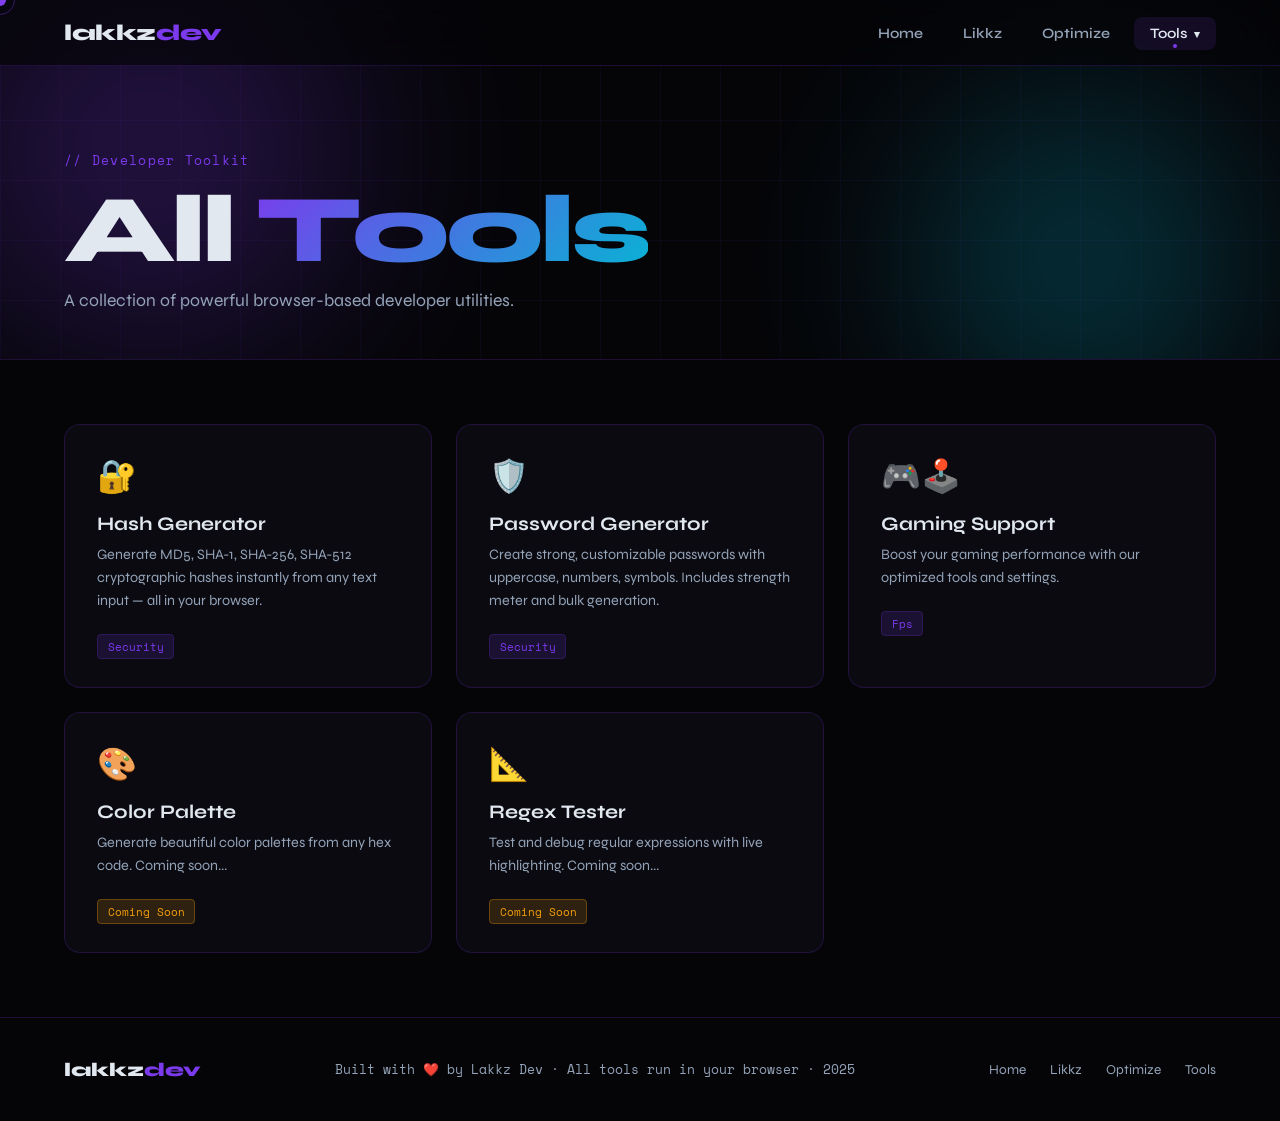
<file: tools.html>
<!DOCTYPE html>
<html lang="en">
<head>
  <meta charset="UTF-8"/>
  <meta name="viewport" content="width=device-width, initial-scale=1.0"/>
  <title>LakkzDev | Tools</title>
  <link rel="stylesheet" href="style.css"/>
  <link href="https://fonts.googleapis.com/css2?family=Space+Mono:wght@400;700&family=Syne:wght@400;600;700;800&display=swap" rel="stylesheet"/>
</head>
<body>

  <div class="loader" id="loader">
    <div class="loader-inner">
      <div class="loader-logo">L<span>.</span></div>
      <div class="loader-bar"><div class="loader-fill" id="loaderFill"></div></div>
      <div class="loader-text" id="loaderText">Loading Tools...</div>
    </div>
  </div>
  <div class="cursor" id="cursor"></div>
  <div class="cursor-trail" id="cursorTrail"></div>

  <nav class="navbar" id="navbar">
    <a href="index.html" class="nav-logo">lakkz<span>dev</span></a>
    <ul class="nav-links" id="navLinks">
      <li><a href="index.html" class="nav-link">Home</a></li>
      <li><a href="likkz.html" class="nav-link">Likkz</a></li>
      <li><a href="optimize.html" class="nav-link">Optimize</a></li>
      <li class="has-dropdown">
        <a href="tools.html" class="nav-link active">Tools <span class="arrow">▾</span></a>
        <ul class="dropdown-menu">
          <li><a href="hash.html">🔐 Hash Generator</a></li>
          <li><a href="password.html">🛡️ Password Generator</a></li>
        </ul>
      </li>
    </ul>
    <button class="hamburger" id="hamburger"><span></span><span></span><span></span></button>
  </nav>

  <div class="page-header">
    <div class="hero-bg">
      <div class="grid-overlay"></div>
      <div class="glow glow-1"></div>
      <div class="glow glow-2"></div>
    </div>
    <div class="page-header-content">
      <div class="section-label">// Developer Toolkit</div>
      <h1>All <span>Tools</span></h1>
      <p>A collection of powerful browser-based developer utilities.</p>
    </div>
  </div>

  <section class="tools-grid-section">
    <div class="tools-grid">
      <a href="hash.html" class="tool-card feature-card" style="--i:0">
        <div class="feature-icon">🔐</div>
        <h3>Hash Generator</h3>
        <p>Generate MD5, SHA-1, SHA-256, SHA-512 cryptographic hashes instantly from any text input — all in your browser.</p>
        <span class="feature-tag">Security</span>
        <div class="card-glow"></div>
      </a>
      <a href="password.html" class="tool-card feature-card" style="--i:1">
        <div class="feature-icon">🛡️</div>
        <h3>Password Generator</h3>
        <p>Create strong, customizable passwords with uppercase, numbers, symbols. Includes strength meter and bulk generation.</p>
        <span class="feature-tag">Security</span>
        <div class="card-glow"></div>
      </a>
      
      <a href="likkz.html" class="tool-card feature-card" style="--i:3">
        <div class="feature-icon">🎮🕹️</div>
        <h3> Gaming Support</h3>
        <p>Boost your gaming performance with our optimized tools and settings.</p>
        <span class="feature-tag">Fps</span>
        <div class="card-glow"></div>
      </a>
      <div class="tool-card feature-card" style="--i:4;opacity:0.5;cursor:default">
        <div class="feature-icon">🎨</div>
        <h3>Color Palette</h3>
        <p>Generate beautiful color palettes from any hex code. Coming soon...</p>
        <span class="feature-tag" style="background:rgba(245,158,11,0.15);color:#f59e0b;border-color:rgba(245,158,11,0.3)">Coming Soon</span>
      </div>
      <div class="tool-card feature-card" style="--i:5;opacity:0.5;cursor:default">
        <div class="feature-icon">📐</div>
        <h3>Regex Tester</h3>
        <p>Test and debug regular expressions with live highlighting. Coming soon...</p>
        <span class="feature-tag" style="background:rgba(245,158,11,0.15);color:#f59e0b;border-color:rgba(245,158,11,0.3)">Coming Soon</span>
      </div>
    </div>
  </section>

  <footer class="footer">
    <div class="footer-inner">
      <div class="footer-logo">lakkz<span>dev</span></div>
      <p>Built with ❤️ by Lakkz Dev · All tools run in your browser · 2025</p>
      <div class="footer-links">
        <a href="index.html">Home</a><a href="likkz.html">Likkz</a>
        <a href="optimize.html">Optimize</a><a href="tools.html">Tools</a>
      </div>
    </div>
  </footer>

  <script src="main.js"></script>
</body>
</html>
</file>
<file: style.css>
/* ===== RESET & VARIABLES ===== */
*, *::before, *::after { margin: 0; padding: 0; box-sizing: border-box; }

:root {
  --bg: #050508;
  --bg2: #0a0a10;
  --bg3: #0f0f18;
  --accent: #7c3aed;
  --accent2: #06b6d4;
  --accent3: #f59e0b;
  --text: #e2e8f0;
  --text2: #94a3b8;
  --border: rgba(124,58,237,0.2);
  --card: rgba(10,10,20,0.8);
  --font-display: 'Syne', sans-serif;
  --font-mono: 'Space Mono', monospace;
}

html { scroll-behavior: smooth; }
body {
  background: var(--bg);
  color: var(--text);
  font-family: var(--font-display);
  overflow-x: hidden;
  cursor: none;
}

a { text-decoration: none; color: inherit; }
ul { list-style: none; }

/* ===== LOADER ===== */
.loader {
  position: fixed; inset: 0; z-index: 9999;
  background: var(--bg);
  display: flex; align-items: center; justify-content: center;
  transition: opacity 0.5s ease, visibility 0.5s ease;
}
.loader.hide { opacity: 0; visibility: hidden; }
.loader-inner { text-align: center; }
.loader-logo {
  font-family: var(--font-display);
  font-size: 4rem; font-weight: 800;
  color: var(--text);
  margin-bottom: 2rem;
  animation: pulse 1s ease infinite;
}
.loader-logo span { color: var(--accent); }
.loader-bar {
  width: 200px; height: 3px;
  background: rgba(124,58,237,0.2);
  border-radius: 2px; margin: 0 auto 1rem;
  overflow: hidden;
}
.loader-fill {
  height: 100%; width: 0%;
  background: linear-gradient(90deg, var(--accent), var(--accent2));
  border-radius: 2px;
  transition: width 0.1s ease;
  box-shadow: 0 0 10px var(--accent);
}
.loader-text {
  font-family: var(--font-mono);
  font-size: 0.75rem; color: var(--text2);
  letter-spacing: 0.1em;
}

/* ===== CUSTOM CURSOR ===== */
.cursor {
  position: fixed; width: 12px; height: 12px;
  background: var(--accent); border-radius: 50%;
  pointer-events: none; z-index: 10000;
  transform: translate(-50%, -50%);
  transition: transform 0.1s ease, background 0.2s;
  mix-blend-mode: screen;
}
.cursor-trail {
  position: fixed; width: 30px; height: 30px;
  border: 1px solid rgba(124,58,237,0.4);
  border-radius: 50%; pointer-events: none;
  z-index: 9999; transform: translate(-50%, -50%);
  transition: left 0.12s ease, top 0.12s ease;
}

/* ===== NAVBAR ===== */
.navbar {
  position: fixed; top: 0; left: 0; right: 0; z-index: 1000;
  display: flex; align-items: center; justify-content: space-between;
  padding: 1.2rem 4rem;
  background: rgba(5,5,8,0.7);
  backdrop-filter: blur(20px);
  border-bottom: 1px solid var(--border);
  transition: padding 0.3s ease;
}
.navbar.scrolled { padding: 0.8rem 4rem; }

.nav-logo {
  font-family: var(--font-display);
  font-size: 1.4rem; font-weight: 800;
  letter-spacing: -0.02em; color: var(--text);
}
.nav-logo span { color: var(--accent); }

.nav-links { display: flex; gap: 0.5rem; align-items: center; }
.nav-link {
  padding: 0.5rem 1rem;
  font-size: 0.9rem; font-weight: 600;
  color: var(--text2); border-radius: 8px;
  transition: all 0.2s ease;
  position: relative;
}
.nav-link:hover, .nav-link.active {
  color: var(--text); background: rgba(124,58,237,0.12);
}
.nav-link.active::after {
  content: '';
  position: absolute; bottom: 2px; left: 50%; transform: translateX(-50%);
  width: 4px; height: 4px; background: var(--accent); border-radius: 50%;
}
.arrow { font-size: 0.7rem; margin-left: 4px; }

.has-dropdown { position: relative; }
.dropdown-menu {
  position: absolute; top: calc(100% + 10px); left: 0;
  background: var(--bg2);
  border: 1px solid var(--border);
  border-radius: 12px; padding: 0.5rem;
  min-width: 180px; opacity: 0; visibility: hidden;
  transform: translateY(-8px);
  transition: all 0.2s ease;
  box-shadow: 0 20px 40px rgba(0,0,0,0.5);
}
.has-dropdown:hover .dropdown-menu {
  opacity: 1; visibility: visible; transform: translateY(0);
}
.dropdown-menu li a {
  display: block; padding: 0.6rem 1rem;
  font-size: 0.85rem; color: var(--text2);
  border-radius: 8px; transition: all 0.2s;
}
.dropdown-menu li a:hover { background: rgba(124,58,237,0.1); color: var(--text); }

.hamburger {
  display: none; flex-direction: column; gap: 5px;
  background: none; border: none; cursor: none; padding: 4px;
}
.hamburger span {
  display: block; width: 24px; height: 2px;
  background: var(--text2); border-radius: 2px;
  transition: all 0.3s ease;
}

/* ===== HERO ===== */
.hero {
  min-height: 100vh; display: grid;
  grid-template-columns: 1fr 1fr;
  align-items: center; gap: 4rem;
  padding: 8rem 4rem 4rem;
  position: relative; overflow: hidden;
}

.hero-bg {
  position: absolute; inset: 0; z-index: 0;
}
.grid-overlay {
  position: absolute; inset: 0;
  background-image:
    linear-gradient(rgba(124,58,237,0.05) 1px, transparent 1px),
    linear-gradient(90deg, rgba(124,58,237,0.05) 1px, transparent 1px);
  background-size: 60px 60px;
}
.glow {
  position: absolute; border-radius: 50%;
  filter: blur(80px); opacity: 0.3; animation: float 8s ease infinite;
}
.glow-1 {
  width: 500px; height: 500px;
  background: radial-gradient(circle, var(--accent), transparent);
  top: -100px; left: -100px;
}
.glow-2 {
  width: 400px; height: 400px;
  background: radial-gradient(circle, var(--accent2), transparent);
  bottom: -100px; right: 0; animation-delay: 4s;
}
#particleCanvas { position: absolute; inset: 0; opacity: 0.4; }

.hero-content, .hero-visual { position: relative; z-index: 1; }

.hero-badge {
  display: inline-block;
  padding: 0.4rem 1rem;
  background: rgba(124,58,237,0.15);
  border: 1px solid rgba(124,58,237,0.3);
  border-radius: 100px; font-size: 0.8rem;
  color: var(--accent2); margin-bottom: 1.5rem;
  font-family: var(--font-mono);
  opacity: 0; transform: translateY(20px);
  transition: all 0.6s ease;
}
.hero-badge.in { opacity: 1; transform: translateY(0); }

.hero-title {
  font-size: clamp(4rem, 10vw, 8rem);
  font-weight: 800; line-height: 0.9;
  letter-spacing: -0.04em; margin-bottom: 1.5rem;
}
.hero-title .line1 {
  display: block; color: var(--text);
  opacity: 0; transform: translateX(-40px);
  transition: all 0.7s ease 0.2s;
}
.hero-title .line2 {
  display: block;
  background: linear-gradient(135deg, var(--accent), var(--accent2));
  -webkit-background-clip: text; -webkit-text-fill-color: transparent;
  background-clip: text;
  opacity: 0; transform: translateX(40px);
  transition: all 0.7s ease 0.35s;
}
.hero-title.in .line1, .hero-title.in .line2 { opacity: 1; transform: translateX(0); }

.hero-sub {
  font-size: 1.1rem; color: var(--text2); max-width: 500px;
  line-height: 1.7; margin-bottom: 2.5rem;
  opacity: 0; transform: translateY(20px); transition: all 0.6s ease 0.5s;
}
.hero-sub.in { opacity: 1; transform: translateY(0); }

.hero-btns {
  display: flex; gap: 1rem; margin-bottom: 3rem; flex-wrap: wrap;
  opacity: 0; transform: translateY(20px); transition: all 0.6s ease 0.6s;
}
.hero-btns.in { opacity: 1; transform: translateY(0); }

.btn {
  padding: 0.9rem 2rem; border-radius: 10px;
  font-size: 0.95rem; font-weight: 700;
  transition: all 0.25s ease; display: inline-flex; align-items: center; gap: 0.5rem;
}
.btn-primary {
  background: linear-gradient(135deg, var(--accent), #5b21b6);
  color: white; box-shadow: 0 4px 20px rgba(124,58,237,0.3);
}
.btn-primary:hover { transform: translateY(-2px); box-shadow: 0 8px 30px rgba(124,58,237,0.5); }
.btn-ghost {
  border: 1px solid var(--border); color: var(--text2);
  background: rgba(255,255,255,0.03);
}
.btn-ghost:hover { border-color: var(--accent); color: var(--text); background: rgba(124,58,237,0.08); }

.hero-stats {
  display: flex; gap: 2rem; align-items: center;
  opacity: 0; transform: translateY(20px); transition: all 0.6s ease 0.75s;
}
.hero-stats.in { opacity: 1; transform: translateY(0); }
.stat { text-align: center; }
.stat-num {
  font-size: 2rem; font-weight: 800; color: var(--text);
  font-family: var(--font-mono);
}
.unit { color: var(--accent); font-size: 1.4rem; font-weight: 800; }
.stat p { font-size: 0.75rem; color: var(--text2); margin-top: 2px; letter-spacing: 0.05em; }
.stat-div { width: 1px; height: 40px; background: var(--border); }

/* CODE CARD */
.hero-visual {
  opacity: 0; transform: translateX(40px) rotate(2deg);
  transition: all 0.8s ease 0.4s;
}
.hero-visual.in { opacity: 1; transform: translateX(0) rotate(0deg); }

.code-card {
  background: var(--bg2);
  border: 1px solid var(--border);
  border-radius: 16px; overflow: hidden;
  box-shadow: 0 30px 80px rgba(0,0,0,0.5), 0 0 0 1px rgba(124,58,237,0.1);
  animation: float 6s ease infinite;
}
.code-header {
  display: flex; align-items: center; gap: 6px;
  padding: 0.9rem 1.2rem;
  background: rgba(255,255,255,0.03);
  border-bottom: 1px solid var(--border);
}
.dot { width: 10px; height: 10px; border-radius: 50%; }
.dot.red { background: #ff5f57; }
.dot.yellow { background: #febc2e; }
.dot.green { background: #28c840; }
.code-fname { font-family: var(--font-mono); font-size: 0.75rem; color: var(--text2); margin-left: 0.5rem; }
.code-body { padding: 1.5rem; font-family: var(--font-mono); font-size: 0.85rem; line-height: 2; }
.code-line { white-space: nowrap; }
.code-line.pad { padding-left: 1.5rem; }
.kw { color: #c084fc; }
.vr { color: #67e8f9; }
.op { color: #94a3b8; }
.st { color: #86efac; }
.blink-cur { color: var(--accent); animation: blink 1s step-end infinite; }

/* ===== FEATURES ===== */
.features {
  padding: 6rem 4rem; position: relative;
}
.section-label {
  font-family: var(--font-mono); font-size: 0.8rem;
  color: var(--accent); letter-spacing: 0.1em; margin-bottom: 0.75rem;
}
.section-title {
  font-size: clamp(2rem, 5vw, 3.5rem);
  font-weight: 800; margin-bottom: 3rem; letter-spacing: -0.03em;
}
.section-title span {
  background: linear-gradient(135deg, var(--accent), var(--accent2));
  -webkit-background-clip: text; -webkit-text-fill-color: transparent; background-clip: text;
}

.features-grid {
  display: grid; grid-template-columns: repeat(auto-fit, minmax(260px, 1fr));
  gap: 1.5rem;
}
.feature-card {
  display: block;
  background: var(--card);
  border: 1px solid var(--border);
  border-radius: 16px; padding: 2rem;
  position: relative; overflow: hidden;
  transition: all 0.3s ease;
  animation: fadeUp 0.6s ease both;
  animation-delay: calc(var(--i) * 0.1s + 0.3s);
}
.feature-card:hover {
  transform: translateY(-6px);
  border-color: rgba(124,58,237,0.4);
  box-shadow: 0 20px 60px rgba(124,58,237,0.15);
}
.feature-icon { font-size: 2.5rem; margin-bottom: 1rem; display: block; }
.feature-card h3 { font-size: 1.3rem; font-weight: 700; margin-bottom: 0.5rem; }
.feature-card p { font-size: 0.9rem; color: var(--text2); line-height: 1.6; margin-bottom: 1.5rem; }
.feature-tag {
  font-family: var(--font-mono); font-size: 0.7rem;
  padding: 0.2rem 0.6rem; border-radius: 4px;
  background: rgba(124,58,237,0.15); color: var(--accent);
  border: 1px solid rgba(124,58,237,0.2);
}
.card-glow {
  position: absolute; inset: 0; opacity: 0;
  background: radial-gradient(circle at 50% 50%, rgba(124,58,237,0.08), transparent 70%);
  transition: opacity 0.3s;
}
.feature-card:hover .card-glow { opacity: 1; }

/* ===== ABOUT ===== */
.about {
  padding: 6rem 4rem;
  background: linear-gradient(180deg, transparent, var(--bg2), transparent);
}
.about-inner {
  display: grid; grid-template-columns: 1fr 1fr;
  gap: 4rem; align-items: center;
}
.about-text h2 { font-size: clamp(2rem, 4vw, 3rem); font-weight: 800; margin-bottom: 1rem; }
.about-text h2 span {
  background: linear-gradient(135deg, var(--accent), var(--accent2));
  -webkit-background-clip: text; -webkit-text-fill-color: transparent; background-clip: text;
}
.about-text p { color: var(--text2); line-height: 1.8; margin-bottom: 1.5rem; font-size: 1rem; }
.about-tags { display: flex; flex-wrap: wrap; gap: 0.5rem; }
.about-tags span {
  padding: 0.4rem 0.9rem; border-radius: 100px;
  border: 1px solid var(--border); font-size: 0.8rem;
  color: var(--text2); transition: all 0.2s;
}
.about-tags span:hover { border-color: var(--accent); color: var(--accent); background: rgba(124,58,237,0.08); }

.about-card {
  background: var(--bg2); border: 1px solid var(--border);
  border-radius: 20px; padding: 2rem;
  display: flex; flex-direction: column; align-items: center; gap: 1.5rem;
}
.about-avatar { position: relative; width: 100px; height: 100px; }
.avatar-ring {
  position: absolute; inset: -6px; border-radius: 50%;
  border: 2px solid transparent;
  background: linear-gradient(135deg, var(--accent), var(--accent2)) border-box;
  -webkit-mask: linear-gradient(#fff 0 0) padding-box, linear-gradient(#fff 0 0);
  -webkit-mask-composite: destination-out;
  mask-composite: exclude;
  animation: spin 8s linear infinite;
}
.avatar-inner {
  width: 100%; height: 100%; border-radius: 50%;
  background: linear-gradient(135deg, var(--accent), #5b21b6);
  display: flex; align-items: center; justify-content: center;
  font-size: 2rem; font-weight: 800;
}
.avatar-inner span { color: var(--accent2); }

.about-info { width: 100%; }
.info-row {
  display: flex; justify-content: space-between; align-items: center;
  padding: 0.7rem 0; border-bottom: 1px solid var(--border);
  font-size: 0.9rem;
}
.info-row:last-child { border-bottom: none; }
.info-row span { color: var(--text2); font-family: var(--font-mono); font-size: 0.8rem; }
.info-row strong { color: var(--text); }
.s-green { color: #4ade80 !important; }

/* ===== FOOTER ===== */
.footer {
  padding: 2.5rem 4rem;
  border-top: 1px solid var(--border);
  background: var(--bg);
}
.footer-inner {
  display: flex; align-items: center; justify-content: space-between;
  flex-wrap: wrap; gap: 1rem;
}
.footer-logo {
  font-family: var(--font-display); font-size: 1.2rem; font-weight: 800;
}
.footer-logo span { color: var(--accent); }
.footer p { font-size: 0.8rem; color: var(--text2); font-family: var(--font-mono); }
.footer-links { display: flex; gap: 1.5rem; }
.footer-links a { font-size: 0.85rem; color: var(--text2); transition: color 0.2s; }
.footer-links a:hover { color: var(--accent); }

/* ===== PAGE HEADER (sub pages) ===== */
.page-header {
  min-height: 40vh; display: flex; align-items: flex-end;
  padding: 8rem 4rem 3rem;
  position: relative; overflow: hidden;
  border-bottom: 1px solid var(--border);
}
.page-header .hero-bg { position: absolute; inset: 0; z-index: 0; }
.page-header-content { position: relative; z-index: 1; }
.page-header h1 {
  font-size: clamp(3rem, 8vw, 6rem); font-weight: 800;
  letter-spacing: -0.04em; line-height: 1;
}
.page-header h1 span {
  background: linear-gradient(135deg, var(--accent), var(--accent2));
  -webkit-background-clip: text; -webkit-text-fill-color: transparent; background-clip: text;
}
.page-header p { color: var(--text2); margin-top: 0.75rem; font-size: 1.1rem; }

/* ===== TOOL CONTAINER ===== */
.tool-section { padding: 4rem; }
.tool-box {
  background: var(--bg2); border: 1px solid var(--border);
  border-radius: 20px; padding: 2.5rem; max-width: 800px;
}
.tool-box h2 { font-size: 1.4rem; font-weight: 700; margin-bottom: 1.5rem; }

.input-group { margin-bottom: 1.2rem; }
.input-group label {
  display: block; font-size: 0.8rem; color: var(--text2);
  font-family: var(--font-mono); margin-bottom: 0.5rem; letter-spacing: 0.05em;
}
.tool-input, .tool-textarea, .tool-select {
  width: 100%; padding: 0.8rem 1rem;
  background: rgba(255,255,255,0.04); border: 1px solid var(--border);
  border-radius: 10px; color: var(--text);
  font-family: var(--font-mono); font-size: 0.9rem;
  transition: border-color 0.2s;
}
.tool-input:focus, .tool-textarea:focus, .tool-select:focus {
  outline: none; border-color: var(--accent);
  box-shadow: 0 0 0 3px rgba(124,58,237,0.15);
}
.tool-textarea { min-height: 120px; resize: vertical; }
.tool-select option { background: var(--bg2); }

.check-group { display: flex; flex-wrap: wrap; gap: 1rem; margin-bottom: 1.2rem; }
.check-label { display: flex; align-items: center; gap: 0.5rem; cursor: none; font-size: 0.9rem; }
.check-label input[type="checkbox"] { accent-color: var(--accent); width: 16px; height: 16px; }

.range-group { margin-bottom: 1.2rem; }
.range-row { display: flex; align-items: center; gap: 1rem; }
.tool-range { flex: 1; accent-color: var(--accent); }
.range-val {
  font-family: var(--font-mono); font-size: 0.9rem;
  color: var(--accent); min-width: 30px; text-align: right;
}

.result-box {
  margin-top: 1.5rem;
  background: rgba(0,0,0,0.3); border: 1px solid var(--border);
  border-radius: 10px; padding: 1rem 1.2rem;
  font-family: var(--font-mono); font-size: 0.9rem;
  word-break: break-all; position: relative;
  min-height: 60px;
}
.result-label {
  font-size: 0.7rem; color: var(--text2); margin-bottom: 0.5rem;
  letter-spacing: 0.1em;
}
.result-value { color: var(--accent2); }
.copy-btn {
  position: absolute; top: 0.8rem; right: 0.8rem;
  padding: 0.3rem 0.7rem; font-size: 0.75rem;
  background: rgba(124,58,237,0.15); border: 1px solid var(--border);
  border-radius: 6px; color: var(--text2); cursor: none;
  transition: all 0.2s; font-family: var(--font-mono);
}
.copy-btn:hover { background: rgba(124,58,237,0.3); color: var(--text); }

.btn-row { display: flex; gap: 1rem; margin-top: 1rem; flex-wrap: wrap; }
.tool-btn {
  padding: 0.75rem 1.5rem; border-radius: 10px;
  font-size: 0.9rem; font-weight: 700; cursor: none; border: none;
  font-family: var(--font-display); transition: all 0.25s;
}
.tool-btn.primary {
  background: linear-gradient(135deg, var(--accent), #5b21b6);
  color: white; box-shadow: 0 4px 20px rgba(124,58,237,0.3);
}
.tool-btn.primary:hover { transform: translateY(-2px); box-shadow: 0 8px 30px rgba(124,58,237,0.5); }
.tool-btn.ghost {
  border: 1px solid var(--border); color: var(--text2); background: none;
}
.tool-btn.ghost:hover { border-color: var(--accent); color: var(--text); }

/* TOOLS GRID PAGE */
.tools-grid-section { padding: 4rem; }
.tools-grid {
  display: grid; grid-template-columns: repeat(auto-fit, minmax(280px, 1fr));
  gap: 1.5rem;
}
.tool-card {
  background: var(--bg2); border: 1px solid var(--border);
  border-radius: 16px; padding: 2rem;
  transition: all 0.3s; position: relative; overflow: hidden;
}
.tool-card:hover {
  transform: translateY(-4px); border-color: rgba(124,58,237,0.4);
  box-shadow: 0 20px 50px rgba(124,58,237,0.1);
}
.tool-card .feature-icon { font-size: 2rem; margin-bottom: 1rem; display: block; }
.tool-card h3 { font-size: 1.2rem; font-weight: 700; margin-bottom: 0.5rem; }
.tool-card p { font-size: 0.9rem; color: var(--text2); line-height: 1.6; margin-bottom: 1.5rem; }

/* LIKKZ / OPTIMIZE specific */
.likkz-list { margin-top: 2rem; }
.likkz-item {
  display: flex; align-items: center; justify-content: space-between;
  padding: 0.9rem 1.2rem;
  background: rgba(255,255,255,0.03); border: 1px solid var(--border);
  border-radius: 10px; margin-bottom: 0.75rem;
  font-family: var(--font-mono); font-size: 0.85rem;
}
.likkz-short { color: var(--accent2); }
.likkz-orig { color: var(--text2); font-size: 0.75rem; }
.likkz-actions { display: flex; gap: 0.5rem; }
.likkz-btn {
  padding: 0.3rem 0.7rem; font-size: 0.75rem; border-radius: 6px;
  border: 1px solid var(--border); background: none; color: var(--text2);
  cursor: none; transition: all 0.2s; font-family: var(--font-mono);
}
.likkz-btn:hover { border-color: var(--accent); color: var(--accent); }

/* PASSWORD STRENGTH */
.strength-bar { height: 4px; border-radius: 2px; margin: 0.8rem 0; background: rgba(255,255,255,0.1); }
.strength-fill { height: 100%; border-radius: 2px; transition: width 0.3s ease, background 0.3s; }
.strength-text { font-size: 0.8rem; color: var(--text2); font-family: var(--font-mono); }

/* ===== ANIMATIONS ===== */
@keyframes float {
  0%, 100% { transform: translateY(0); }
  50% { transform: translateY(-12px); }
}
@keyframes blink {
  0%, 100% { opacity: 1; }
  50% { opacity: 0; }
}
@keyframes spin { to { transform: rotate(360deg); } }
@keyframes pulse {
  0%, 100% { opacity: 1; }
  50% { opacity: 0.6; }
}
@keyframes fadeUp {
  from { opacity: 0; transform: translateY(30px); }
  to { opacity: 1; transform: translateY(0); }
}

/* ===== REVEAL ANIMATIONS ===== */
.reveal {
  opacity: 0; transform: translateY(20px);
  transition: opacity 0.6s ease, transform 0.6s ease;
}
.reveal.in { opacity: 1; transform: translateY(0); }

/* ===== SCROLLBAR ===== */
::-webkit-scrollbar { width: 6px; }
::-webkit-scrollbar-track { background: var(--bg); }
::-webkit-scrollbar-thumb { background: var(--accent); border-radius: 3px; }

/* ===== RESPONSIVE ===== */
@media (max-width: 900px) {
  .navbar { padding: 1rem 1.5rem; }
  .nav-links { display: none; position: absolute; top: 100%; left: 0; right: 0;
    flex-direction: column; background: var(--bg2); padding: 1rem;
    border-bottom: 1px solid var(--border); gap: 0.25rem; }
  .nav-links.open { display: flex; }
  .hamburger { display: flex; }
  .hero { grid-template-columns: 1fr; padding: 6rem 1.5rem 3rem; gap: 2rem; }
  .hero-visual { display: none; }
  .features { padding: 4rem 1.5rem; }
  .about { padding: 4rem 1.5rem; }
  .about-inner { grid-template-columns: 1fr; }
  .footer { padding: 2rem 1.5rem; }
  .footer-inner { flex-direction: column; text-align: center; }
  .page-header { padding: 6rem 1.5rem 2rem; }
  .tool-section { padding: 2rem 1.5rem; }
  .tools-grid-section { padding: 2rem 1.5rem; }
}
</file>
